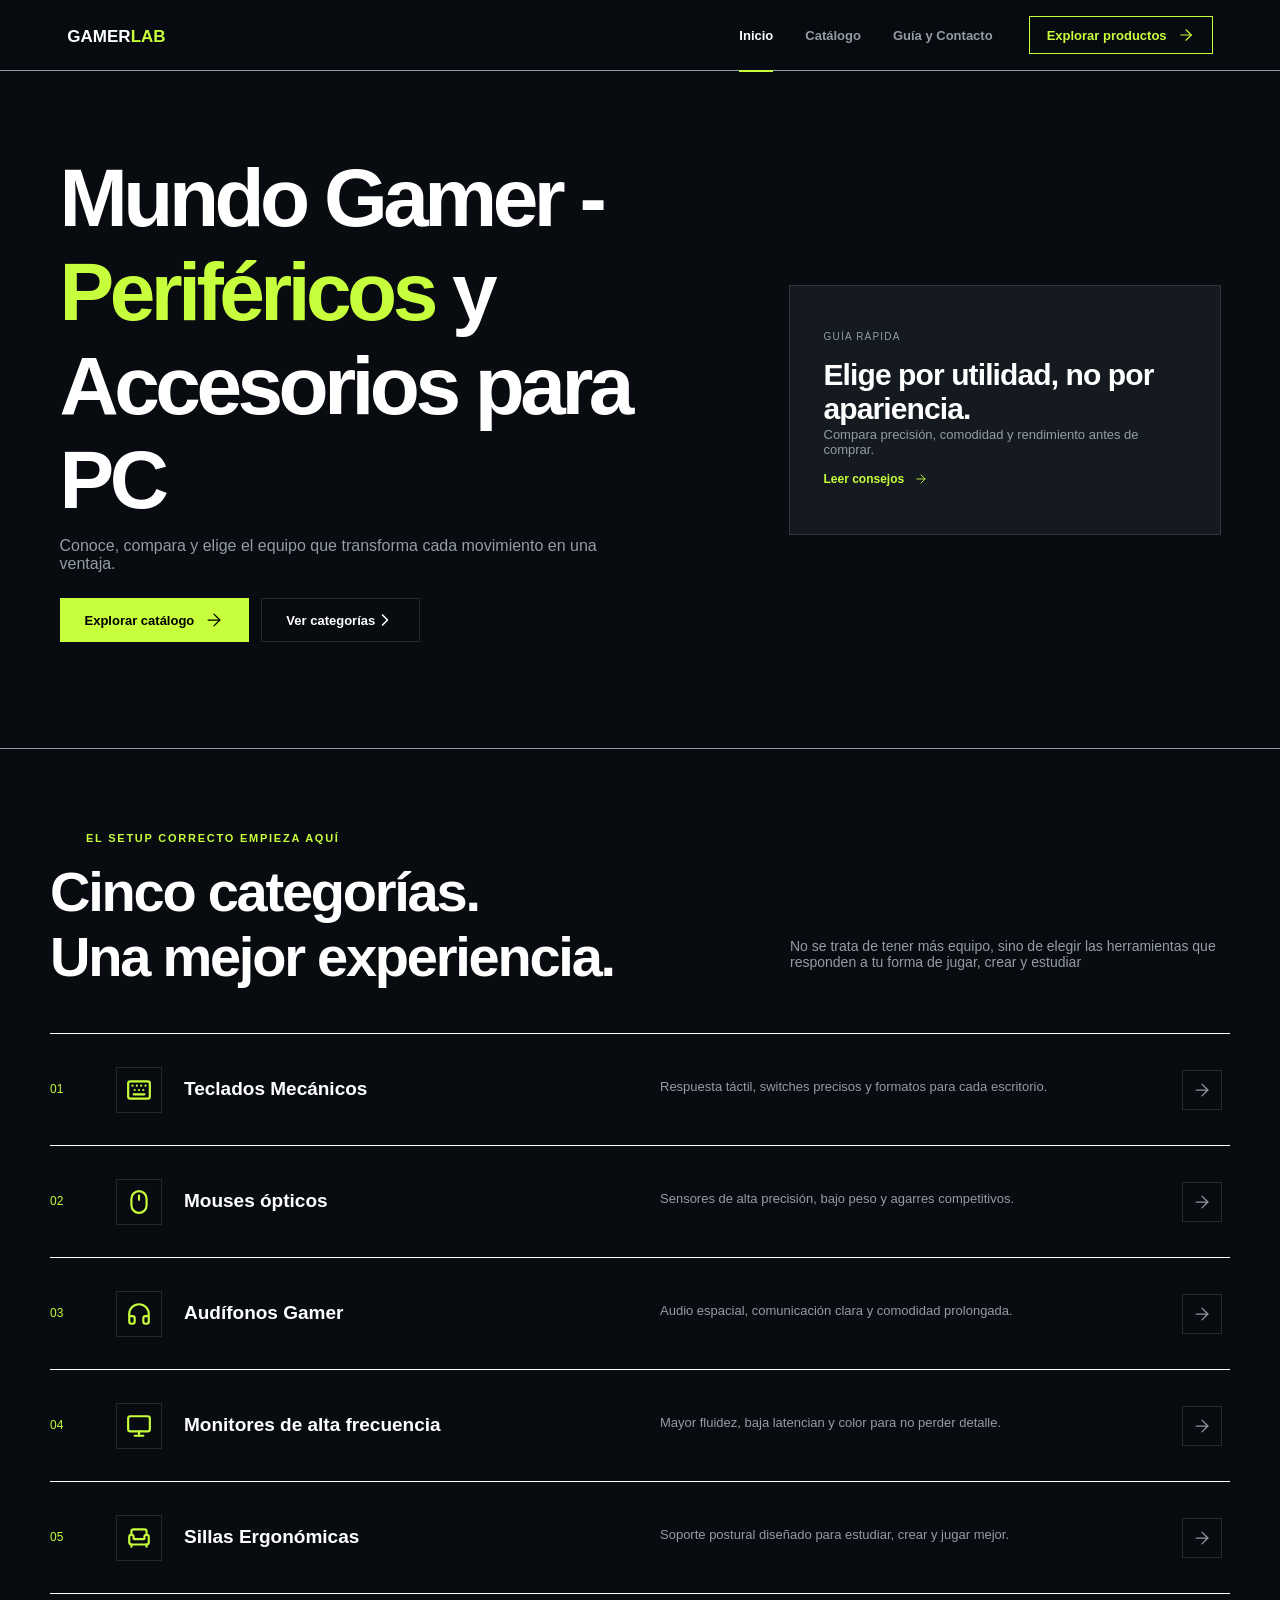
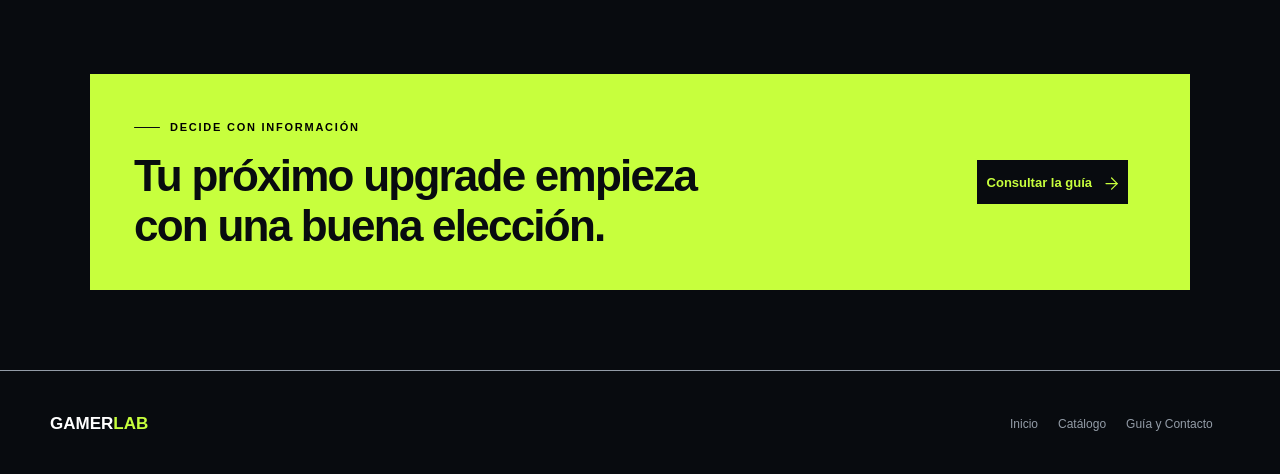
<file: index.html>
<!DOCTYPE html>
<html lang="es">
<head>
    <meta charset="UTF-8">
    <meta name="viewport" content="width=device-width, initial-scale=1.0">
    <title>Sitio de Periféricos Gamer</title>
    <link rel="preconnect" href="https://fonts.googleapis.com">
    <link rel="preconnect" href="https://fonts.gstatic.com" crossorigin>
    <link rel="stylesheet" href="css/styles.css">
</head>
<body>
    <header>
        <div class="nav-encabezado">
            <a href="index.html" class="marca">GAMER<span>LAB</span></a>
            
            <input type="checkbox" id="menuHamburguesa">
            <label for="menuHamburguesa" class="hamburguesa">
                <span></span>
                <span></span>
                <span></span>
            </label>
            
            <div class="navegacion">
                <nav>
                    <p><a href="index.html" class="active">Inicio</a></p>
                    <p><a href="catalogo.html">Catálogo</a></p>
                    <p><a href="guia-contacto.html">Guía y Contacto</a></p>
                </nav>
                <a href="catalogo.html" class="btnExplorarProductos">
                    Explorar productos
                    <svg xmlns="http://www.w3.org/2000/svg" width="18" height="18" viewBox="0 0 24 24" fill="none" stroke="currentColor" stroke-width="1.5" stroke-linecap="round" stroke-linejoin="round" class="lucide lucide-arrow-right preview-icon"><path d="M5 12h14"/><path d="m12 5 7 7-7 7"/></svg>
                </a>
            </div>
        </div>
    </header>

    <main>
        <section class="bannerPrincipal">
            <div class="bannerContenido">
                <h1>Mundo Gamer - <span>Periféricos</span> y Accesorios para PC</h1>
                <p>Conoce, compara y elige el equipo que transforma cada movimiento en una ventaja.</p>
                <div class="bannerAcciones">
                    <a href="catalogo.html" class="btnPrimario">
                        Explorar catálogo
                        <svg xmlns="http://www.w3.org/2000/svg" width="20" height="20" viewBox="0 0 24 24" fill="none" stroke="currentColor" stroke-width="1.5" stroke-linecap="round" stroke-linejoin="round" class="lucide lucide-arrow-right preview-icon"><path d="M5 12h14"/><path d="m12 5 7 7-7 7"/></svg>
                    </a>
                    <a href="#categoria" class="btnSecundario">
                        Ver categorías
                        <svg xmlns="http://www.w3.org/2000/svg" width="20" height="20" viewBox="0 0 24 24" fill="none" stroke="currentColor" stroke-width="2" stroke-linecap="round" stroke-linejoin="round" class="lucide lucide-chevron-right preview-icon"><path d="m9 18 6-6-6-6"/></svg>
                    </a>
                </div>
            </div>
            
            <aside class="bannerTarjeta">
                <span>GUÍA RÁPIDA</span>
                <h2>Elige por utilidad, no por apariencia.</h2>
                <p>Compara precisión, comodidad y rendimiento antes de comprar.</p>
                <a href="guia-contacto.html">
                    Leer consejos
                    <svg xmlns="http://www.w3.org/2000/svg" width="14" height="14" viewBox="0 0 24 24" fill="none" stroke="currentColor" stroke-width="1.5" stroke-linecap="round" stroke-linejoin="round" class="lucide lucide-arrow-right preview-icon"><path d="M5 12h14"/><path d="m12 5 7 7-7 7"/></svg>
                </a>
            </aside>
        </section>

        <section class="categoria" id="categoria">
            <div class="categoriaTitulo">
                <div>
                    <span>EL SETUP CORRECTO EMPIEZA AQUÍ</span>
                    <h2>Cinco categorías.<br>Una mejor experiencia.</h2>
                </div>
                <p>No se trata de tener más equipo, sino de elegir las herramientas que responden a tu forma de jugar, crear y estudiar</p>
            </div>

            <ol class="categoriaLista">
                <li class="categoriaFila">
                    <span class="categoriaNumero">01</span>
                    <span class="categoriaIcono">
                        <svg xmlns="http://www.w3.org/2000/svg" width="26" height="26" viewBox="0 0 24 24" fill="none" stroke="currentColor" stroke-width="2" stroke-linecap="round" stroke-linejoin="round" class="lucide lucide-keyboard preview-icon"><path d="M10 8h.01"/><path d="M12 12h.01"/><path d="M14 8h.01"/><path d="M16 12h.01"/><path d="M18 8h.01"/><path d="M6 8h.01"/><path d="M7 16h10"/><path d="M8 12h.01"/><rect width="20" height="16" x="2" y="4" rx="2"/></svg>
                    </span>
                    <h3>Teclados Mecánicos</h3>
                    <p>Respuesta táctil, switches precisos y formatos para cada escritorio.</p>
                    <a href="catalogo.html"><svg xmlns="http://www.w3.org/2000/svg" width="20" height="20" viewBox="0 0 24 24" fill="none" stroke="currentColor" stroke-width="1.5" stroke-linecap="round" stroke-linejoin="round" class="lucide lucide-arrow-right preview-icon"><path d="M5 12h14"/><path d="m12 5 7 7-7 7"/></svg></a>
                </li>

                <li class="categoriaFila">
                    <span class="categoriaNumero">02</span>
                    <span class="categoriaIcono">
                        <svg xmlns="http://www.w3.org/2000/svg" width="26" height="26" viewBox="0 0 24 24" fill="none" stroke="currentColor" stroke-width="2" stroke-linecap="round" stroke-linejoin="round" class="lucide lucide-mouse preview-icon"><rect x="5" y="2" width="14" height="20" rx="7"/><path d="M12 6v4"/></svg>
                    </span>
                    <h3>Mouses ópticos</h3>
                    <p>Sensores de alta precisión, bajo peso y agarres competitivos.</p>
                    <a href="catalogo.html"><svg xmlns="http://www.w3.org/2000/svg" width="20" height="20" viewBox="0 0 24 24" fill="none" stroke="currentColor" stroke-width="1.5" stroke-linecap="round" stroke-linejoin="round" class="lucide lucide-arrow-right preview-icon"><path d="M5 12h14"/><path d="m12 5 7 7-7 7"/></svg></a>
                </li>

                <li class="categoriaFila">
                    <span class="categoriaNumero">03</span>
                    <span class="categoriaIcono">
                        <svg xmlns="http://www.w3.org/2000/svg" width="26" height="26" viewBox="0 0 24 24" fill="none" stroke="currentColor" stroke-width="2" stroke-linecap="round" stroke-linejoin="round" class="lucide lucide-headphones preview-icon"><path d="M3 14h3a2 2 0 0 1 2 2v3a2 2 0 0 1-2 2H5a2 2 0 0 1-2-2v-7a9 9 0 0 1 18 0v7a2 2 0 0 1-2 2h-1a2 2 0 0 1-2-2v-3a2 2 0 0 1 2-2h3"/></svg>
                    </span>
                    <h3>Audífonos Gamer</h3>
                    <p>Audio espacial, comunicación clara y comodidad prolongada.</p>
                    <a href="catalogo.html"><svg xmlns="http://www.w3.org/2000/svg" width="20" height="20" viewBox="0 0 24 24" fill="none" stroke="currentColor" stroke-width="1.5" stroke-linecap="round" stroke-linejoin="round" class="lucide lucide-arrow-right preview-icon"><path d="M5 12h14"/><path d="m12 5 7 7-7 7"/></svg></a>
                </li>

                <li class="categoriaFila">
                    <span class="categoriaNumero">04</span>
                    <span class="categoriaIcono">
                        <svg xmlns="http://www.w3.org/2000/svg" width="26" height="26" viewBox="0 0 24 24" fill="none" stroke="currentColor" stroke-width="2" stroke-linecap="round" stroke-linejoin="round" class="lucide lucide-monitor preview-icon"><rect width="20" height="14" x="2" y="3" rx="2"/><line x1="8" x2="16" y1="21" y2="21"/><line x1="12" x2="12" y1="17" y2="21"/></svg>
                    </span>
                    <h3>Monitores de alta frecuencia</h3>
                    <p>Mayor fluidez, baja latencian y color para no perder detalle.</p>
                    <a href="catalogo.html"><svg xmlns="http://www.w3.org/2000/svg" width="20" height="20" viewBox="0 0 24 24" fill="none" stroke="currentColor" stroke-width="1.5" stroke-linecap="round" stroke-linejoin="round" class="lucide lucide-arrow-right preview-icon"><path d="M5 12h14"/><path d="m12 5 7 7-7 7"/></svg></a>
                </li>

                <li class="categoriaFila">
                    <span class="categoriaNumero">05</span>
                    <span class="categoriaIcono">
                        <svg xmlns="http://www.w3.org/2000/svg" width="26" height="26" viewBox="0 0 24 24" fill="none" stroke="currentColor" stroke-width="2" stroke-linecap="round" stroke-linejoin="round" class="lucide lucide-armchair preview-icon"><path d="M19 9V6a2 2 0 0 0-2-2H7a2 2 0 0 0-2 2v3"/><path d="M3 16a2 2 0 0 0 2 2h14a2 2 0 0 0 2-2v-5a2 2 0 0 0-4 0v1.5a.5.5 0 0 1-.5.5h-9a.5.5 0 0 1-.5-.5V11a2 2 0 0 0-4 0z"/><path d="M5 18v2"/><path d="M19 18v2"/></svg>
                    </span>
                    <h3>Sillas Ergonómicas</h3>
                    <p>Soporte postural diseñado para estudiar, crear y jugar mejor.</p>
                    <a href="catalogo.html"><svg xmlns="http://www.w3.org/2000/svg" width="20" height="20" viewBox="0 0 24 24" fill="none" stroke="currentColor" stroke-width="1.5" stroke-linecap="round" stroke-linejoin="round" class="lucide lucide-arrow-right preview-icon"><path d="M5 12h14"/><path d="m12 5 7 7-7 7"/></svg></a>
                </li>
            </ol>
        </section>

        <section class="bandaAccion">
            <div>
                <span>DECIDE CON INFORMACIÓN</span>
                <h2>Tu próximo upgrade empieza con una buena elección.</h2>
            </div>
            <a href="guia-contacto.html">
                Consultar la guía
                <svg xmlns="http://www.w3.org/2000/svg" width="16" height="16" viewBox="0 0 20 20" fill="none" stroke="currentColor" stroke-width="1.5" stroke-linecap="round" stroke-linejoin="round" class="lucide lucide-arrow-right preview-icon"><path d="M5 12h14"/><path d="m12 5 7 7-7 7"/></svg>
            </a>
        </section>
    </main>

    <footer>
        <div class="footerContenido">
            <a href="index.html" class="marca">GAMER<span>LAB</span></a>
            <nav>
                <p><a href="index.html" class="active">Inicio</a></p>
                <p><a href="catalogo.html">Catálogo</a></p>
                <p><a href="guia-contacto.html">Guía y Contacto</a></p>
            </nav>
        </div>
    </footer>
</body>
</html>
</file>
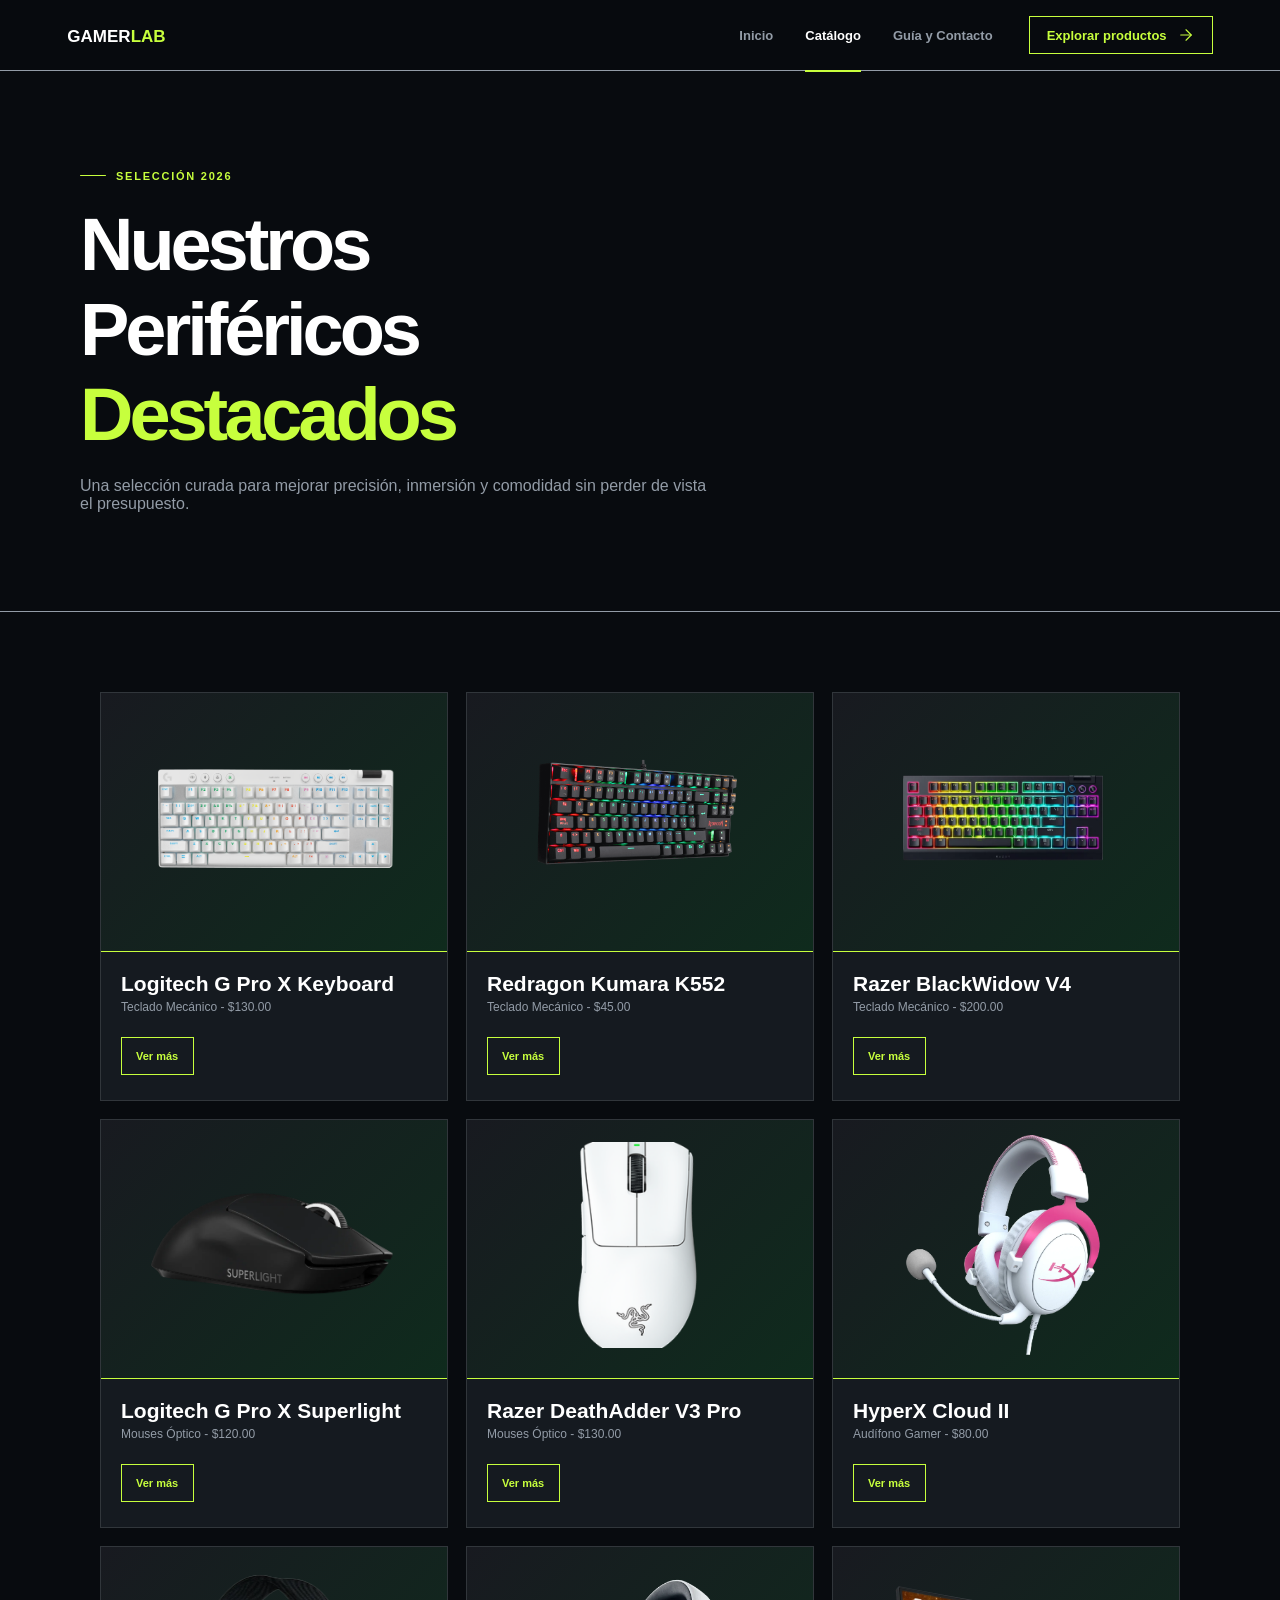
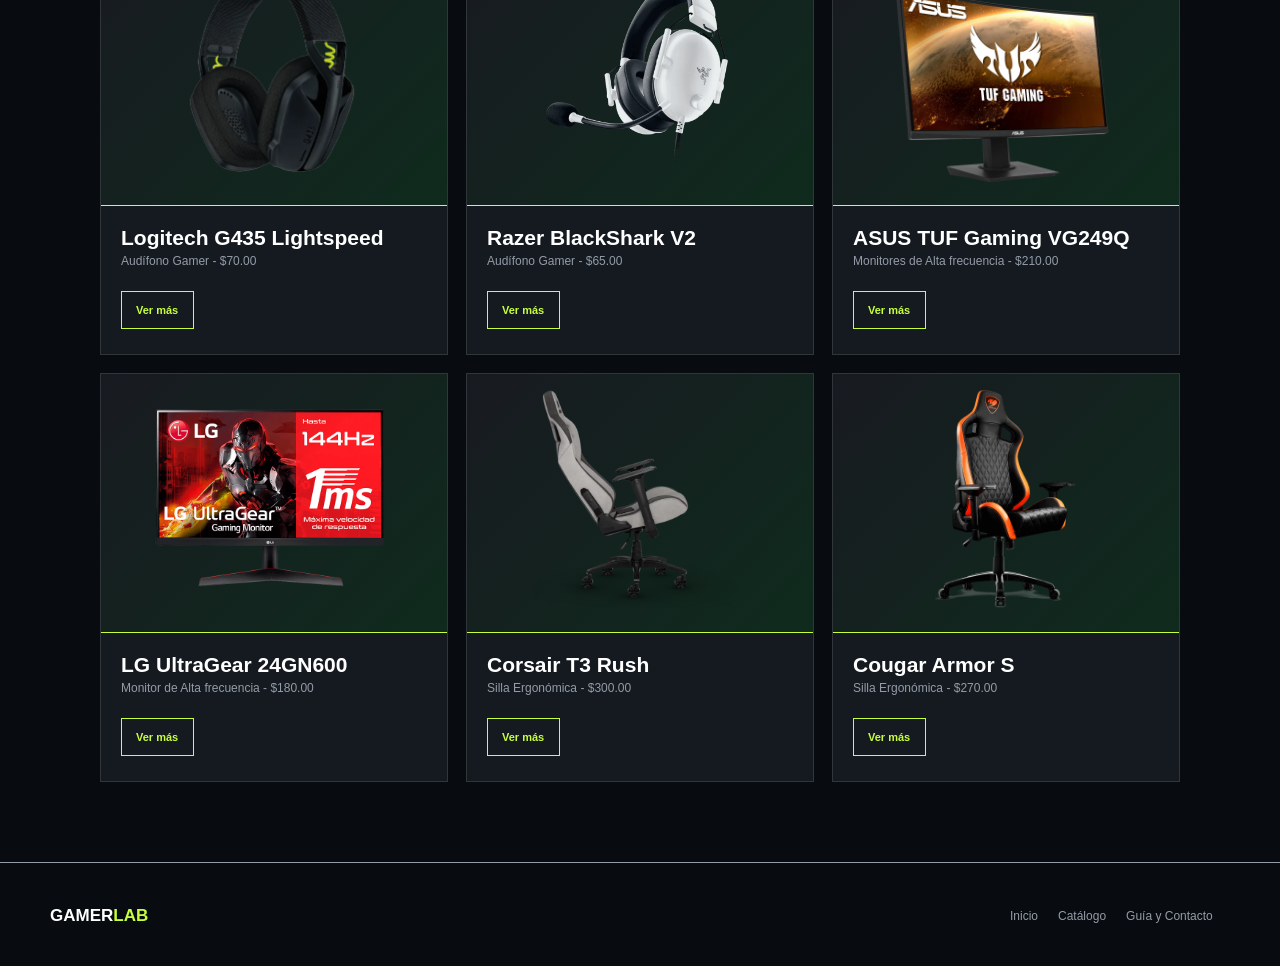
<file: catalogo.html>
<!DOCTYPE html>
<html lang="en">
<head>
    <meta charset="UTF-8">
    <meta name="viewport" content="width=device-width, initial-scale=1.0">
    <title>Sitio de Periféricos Gamer</title>
    <link rel="preconnect" href="https://fonts.googleapis.com">
    <link rel="preconnect" href="https://fonts.gstatic.com" crossorigin>
    <link rel="stylesheet" href="css/styles.css">

    <style>
        .heroCatalogo{
            width: 100%;
            display: flex;
            justify-content: center;
            border-bottom: 1px solid var(--colorGris);
        }

        .heroCatalogo > div{
            width: 1339px;
            height: 540px;
            padding: 0 80px;
            display: flex;
            align-items: center;
        }

        .heroCatalogoContenedor{
            width: 642px;
            height: auto;
            display: flex;
            flex-direction: column;
            gap: 20px;
        }

        .heroCatalogoContenedor span{
            width: auto;
            height: auto;
            display: flex;
            align-items: center;
            gap: 10px;
            font-family: var(--fuenteSecundaria);
            font-weight: 600;
            font-size: 11px;
            letter-spacing: 1.76px;
            color: var(--colorLima);
        }

        .heroCatalogoContenedor > span::before{
            content: "";
            display: inline-block;
            width: 26px;
            height: 1px;
            background-color: var(--colorLima);
            border-radius: 2px;
        }

        .heroCatalogoContenedor > h1,
        .heroCatalogoContenedor > h1 > span{
            /* width: 650px; */
            width: 100%;
            height: auto;
            font-family: var(--fuenteBase);
            font-weight: 600;
            font-size: 74px;
            letter-spacing: -4.06px;
            color: var(--colorBlanco);
        }

        .heroCatalogoContenedor p{
            width: 100%;
            height: auto;
            font-family: var(--fuenteSecundaria);
            font-weight: 400;
            font-size: 16px;
            color: var(--colorGris);
        }

        .catalogo{
            width: 100%;
            display: flex;
            justify-content: center;
            margin-bottom: 80px;
            margin-top: 80px;
        }

        .catalogoGrid{
            display: grid;
            grid-template-columns: repeat(3, 1fr);
            column-gap: 18px;
            row-gap: 18px;
        }

        .catalogoTarjetas{
            width: 348px;
            height: 409px;
            background-color: var(--colorGrizAzulado);
            border: 1px solid color-mix(in srgb, var(--colorBlanco) 12%, transparent);
        }

        .catalogoTarjetas:hover{
            border: 1px solid var(--colorLima);
        }

        .contenedorImagen{
            width: 100%;
            height: 259px;
            background: linear-gradient(135deg, #181a20 0%, #0f2b1d 100%);
            border-bottom: 1px solid var(--colorLima);
            overflow: hidden;
        }

        .contenedorImagen > img{
            width: 340px;
            height: 250px;
            object-fit: contain;
            object-position: center;
            padding: 15px;
            transition: transform 0.3s ease;
        }

        .catalogoTarjetas:hover img{
            transform: scale(1.10);
        }

        .contenedorTexto{
            width: 100%;
            height: 148px;
            padding: 20px;
            display: flex;
            flex-direction: column;
        }

        .contenedorTexto h2{
            width: 100%;
            height: 28px;
            font-family: var(--fuenteBase);
            font-weight: 600;
            font-size: 21px;
            color: var(--colorBlanco);
        }

        .contenedorTexto p{
            width: 100%;
            height: 19px;
            font-family: var(--fuenteSecundaria);
            font-weight: 400;
            font-size: 12px;
            color: var(--colorGris);
        }

        .contenedorTexto a{
            width: 73px;
            height: 38px;
            padding: 9px 14px;
            margin-top: 18px;
            font-family: var(--fuenteSecundaria);
            font-weight: 600;
            font-size: 11px;
            color: var(--colorLima);
            border: 1px solid var(--colorLima);
            background-color: transparent;
            cursor: pointer;
            display: flex;
            align-items: center;
            text-decoration: none;
        }

        .contenedorTexto a:hover{
            background-color: var(--colorLima);
            color: #000000;
        }


        @media (max-width: 768px){
            .heroCatalogo > div{
                width: 751px;
                padding: 0 20px;
            }

            .heroCatalogoContenedor{
                width: 580px;
            }

            .heroCatalogoContenedor > h1,
            .heroCatalogoContenedor > h1 > span{
                font-size: 55px;
                letter-spacing: -2.68px;
            }

            .catalogoGrid{
                grid-template-columns: repeat(2, 1fr);
            }
        }

        @media (max-width: 425px) {
            .heroCatalogo > div{
                width: 377px;
                padding: 0 15px;
            }

            .heroCatalogoContenedor{
                width: 347px;
            }

            .catalogoGrid{
                grid-template-columns: repeat(1, 1fr);
            }
        }

    </style>
</head>
<body>
    <header>
        <div class="nav-encabezado">
            <a href="index.html" class="marca">GAMER<span>LAB</span></a>
            
            <input type="checkbox" id="menuHamburguesa">
            <label for="menuHamburguesa" class="hamburguesa">
                <span></span>
                <span></span>
                <span></span>
            </label>
            
            <div class="navegacion">
                <nav>
                    <p><a href="index.html">Inicio</a></p>
                    <p><a href="catalogo.html" class="active">Catálogo</a></p>
                    <p><a href="guia-contacto.html">Guía y Contacto</a></p>
                </nav>
                <a href="catalogo.html" class="btnExplorarProductos">
                    Explorar productos
                    <svg xmlns="http://www.w3.org/2000/svg" width="18" height="18" viewBox="0 0 24 24" fill="none" stroke="currentColor" stroke-width="1.5" stroke-linecap="round" stroke-linejoin="round" class="lucide lucide-arrow-right preview-icon"><path d="M5 12h14"/><path d="m12 5 7 7-7 7"/></svg>
                </a>
            </div>
        </div>
    </header>
    
    <main>
        <section class="heroCatalogo">
            <div>
                <div class="heroCatalogoContenedor">
                    <span>SELECCIÓN 2026</span>
                    <h1>Nuestros Periféricos<span style="color: var(--colorLima);">Destacados</span></h1>
                    <p>Una selección curada para mejorar precisión, inmersión y comodidad sin perder de vista el presupuesto.</p>
                </div>
            </div>
        </section>

        <div class="catalogo">
            <div class="catalogoGrid">
                <article class="catalogoTarjetas">
                    <div class="contenedorImagen">
                        <img src="img/Logitech-G-Pro-X-Keyboard.png" alt="Logitech G Pro X Keyboard">
                    </div>
                    <div class="contenedorTexto">
                        <h2>Logitech G Pro X Keyboard</h2>
                        <p>Teclado Mecánico - $130.00</p>
                        <a href="https://www.logitechg.com/es-mx/shop/p/pro-x-tkl-wireless-keyboard.920-012127?sp=2&searchclick=Logitech%20G" target="_blank" rel="noopener noreferrer">Ver más</a>
                    </div>
                </article>

                <article class="catalogoTarjetas">
                    <div class="contenedorImagen">
                        <img src="img/Redragon-Kumara-K552.png" alt="Redragon Kumara K552">
                    </div>
                    <div class="contenedorTexto">
                        <h2>Redragon Kumara K552</h2>
                        <p>Teclado Mecánico - $45.00</p>
                        <a href="https://redragon.es/products/best-seller/teclado-mecanico-tkl-kumara-k552/" target="_blank" rel="noopener noreferrer">Ver más</a>
                    </div>
                </article>

                <article class="catalogoTarjetas">
                    <div class="contenedorImagen">
                        <img src="img/Razer-BlackWidow-V4.webp" alt="Razer BlackWidow V4">
                    </div>
                    <div class="contenedorTexto">
                        <h2>Razer BlackWidow V4</h2>
                        <p>Teclado Mecánico - $200.00</p>
                        <a href="https://www.razer.com/gaming-keyboards/razer-blackwidow-v4-low-profile-hyperspeed/RZ03-05450600-R3U1" target="_blank" rel="noopener noreferrer">Ver más</a>
                    </div>
                </article>

                <article class="catalogoTarjetas">
                    <div class="contenedorImagen">
                        <img src="img/Logitech-G-Pro-X-Superlight.webp" alt="Logitech G Pro X Superlight">
                    </div>
                    <div class="contenedorTexto">
                        <h2>Logitech G Pro X Superlight</h2>
                        <p>Mouses Óptico - $120.00</p>
                        <a href="https://www.logitechg.com/es-mx/shop/p/pro-x-superlight-2-dex-se.910-007832?sp=2&searchclick=Logitech%20G" target="_blank" rel="noopener noreferrer">Ver más</a>
                    </div>
                </article>

                <article class="catalogoTarjetas">
                    <div class="contenedorImagen">
                        <img src="img/Razer-DeathAdder-V3-Pro.png" alt="Razer DeathAdder V3 Pro">
                    </div>
                    <div class="contenedorTexto">
                        <h2>Razer DeathAdder V3 Pro</h2>
                        <p>Mouses Óptico - $130.00</p>
                        <a href="https://www.razer.com/gaming-mice/razer-deathadder-v3-pro/RZHB-230512-01" target="_blank" rel="noopener noreferrer">Ver más</a>
                    </div>
                </article>

                <article class="catalogoTarjetas">
                    <div class="contenedorImagen">
                        <img src="img/HyperX-Cloud-II.webp" alt="HyperX Cloud II">
                    </div>
                    <div class="contenedorTexto">
                        <h2>HyperX Cloud II</h2>
                        <p>Audífono Gamer - $80.00</p>
                        <a href="https://hyperx.com/products/hyperx-cloud-ii?_pos=1&_sid=835459e98&_ss=r" target="_blank" rel="noopener noreferrer">Ver más</a>
                    </div>
                </article>

                <article class="catalogoTarjetas">
                    <div class="contenedorImagen">
                        <img src="img/Logitech-G435-Lightspeed.png" alt="Logitech G435 Lightspeed">
                    </div>
                    <div class="contenedorTexto">
                        <h2>Logitech G435 Lightspeed</h2>
                        <p>Audífono Gamer - $70.00</p>
                        <a href="https://www.logitechg.com/es-ar/shop/p/g435-wireless-bluetooth-gaming-headset.981-001049" target="_blank" rel="noopener noreferrer">Ver más</a>
                    </div>
                </article>

                <article class="catalogoTarjetas">
                    <div class="contenedorImagen">
                        <img src="img/Razer-BlackShark-V2.webp" alt="Razer BlackShark V2">
                    </div>
                    <div class="contenedorTexto">
                        <h2>Razer BlackShark V2</h2>
                        <p>Audífono Gamer - $65.00</p>
                        <a href="https://www.razer.com/gaming-headsets/razer-blackshark-v2-x/RZ04-03240700-R3U1" target="_blank" rel="noopener noreferrer">Ver más</a>
                    </div>
                </article>

                <article class="catalogoTarjetas">
                    <div class="contenedorImagen">
                        <img src="img/ASUS-TUF-Gaming-VG249Q.png" alt="ASUS TUF Gaming VG249Q">
                    </div>
                    <div class="contenedorTexto">
                        <h2>ASUS TUF Gaming VG249Q</h2>
                        <p>Monitores de Alta frecuencia - $210.00</p>
                        <a href="https://www.asus.com/displays-desktops/monitors/tuf-gaming/tuf-gaming-vg249q/" target="_blank" rel="noopener noreferrer">Ver más</a>
                    </div>
                </article>

                <article class="catalogoTarjetas">
                    <div class="contenedorImagen">
                        <img src="img/LG-UltraGear-24GN600.png" alt="LG UltraGear 24GN600">
                    </div>
                    <div class="contenedorTexto">
                        <h2>LG UltraGear 24GN600</h2>
                        <p>Monitor de Alta frecuencia - $180.00</p>
                        <a href="https://www.lg.com/es/monitores/monitores-ultragear-gaming/24gn60r-b/" target="_blank" rel="noopener noreferrer">Ver más</a>
                    </div>
                </article>

                <article class="catalogoTarjetas">
                    <div class="contenedorImagen">
                        <img src="img/Corsair-T3-Rush.webp" alt="Corsair T3 Rush">
                    </div>
                    <div class="contenedorTexto">
                        <h2>Corsair T3 Rush</h2>
                        <p>Silla Ergonómica - $300.00</p>
                        <a href="https://www.corsair.com/es/es/p/gaming-chairs/cf-9010029-ww/t3-rush-gaming-chair-charcoal-cf-9010029-ww" target="_blank" rel="noopener noreferrer">Ver más</a>
                    </div>
                </article>

                <article class="catalogoTarjetas">
                    <div class="contenedorImagen">
                        <img src="img/Cougar-Armor-S.png" alt="Cougar Armor S">
                    </div>
                    <div class="contenedorTexto">
                        <h2>Cougar Armor S</h2>
                        <p>Silla Ergonómica - $270.00</p>
                        <a href="https://cougargaming.com/ee/products/chairs/armor_s/" target="_blank" rel="noopener noreferrer">Ver más</a>
                    </div>
                </article>
            </div>
        </div>
    </main>

    <footer>
        <div class="footerContenido">
            <a href="index.html" class="marca">GAMER<span>LAB</span></a>
            <nav>
                <p><a href="index.html" class="active">Inicio</a></p>
                <p><a href="catalogo.html">Catálogo</a></p>
                <p><a href="guia-contacto.html">Guía y Contacto</a></p>
            </nav>
        </div>
    </footer>
</body>
</html>
</file>
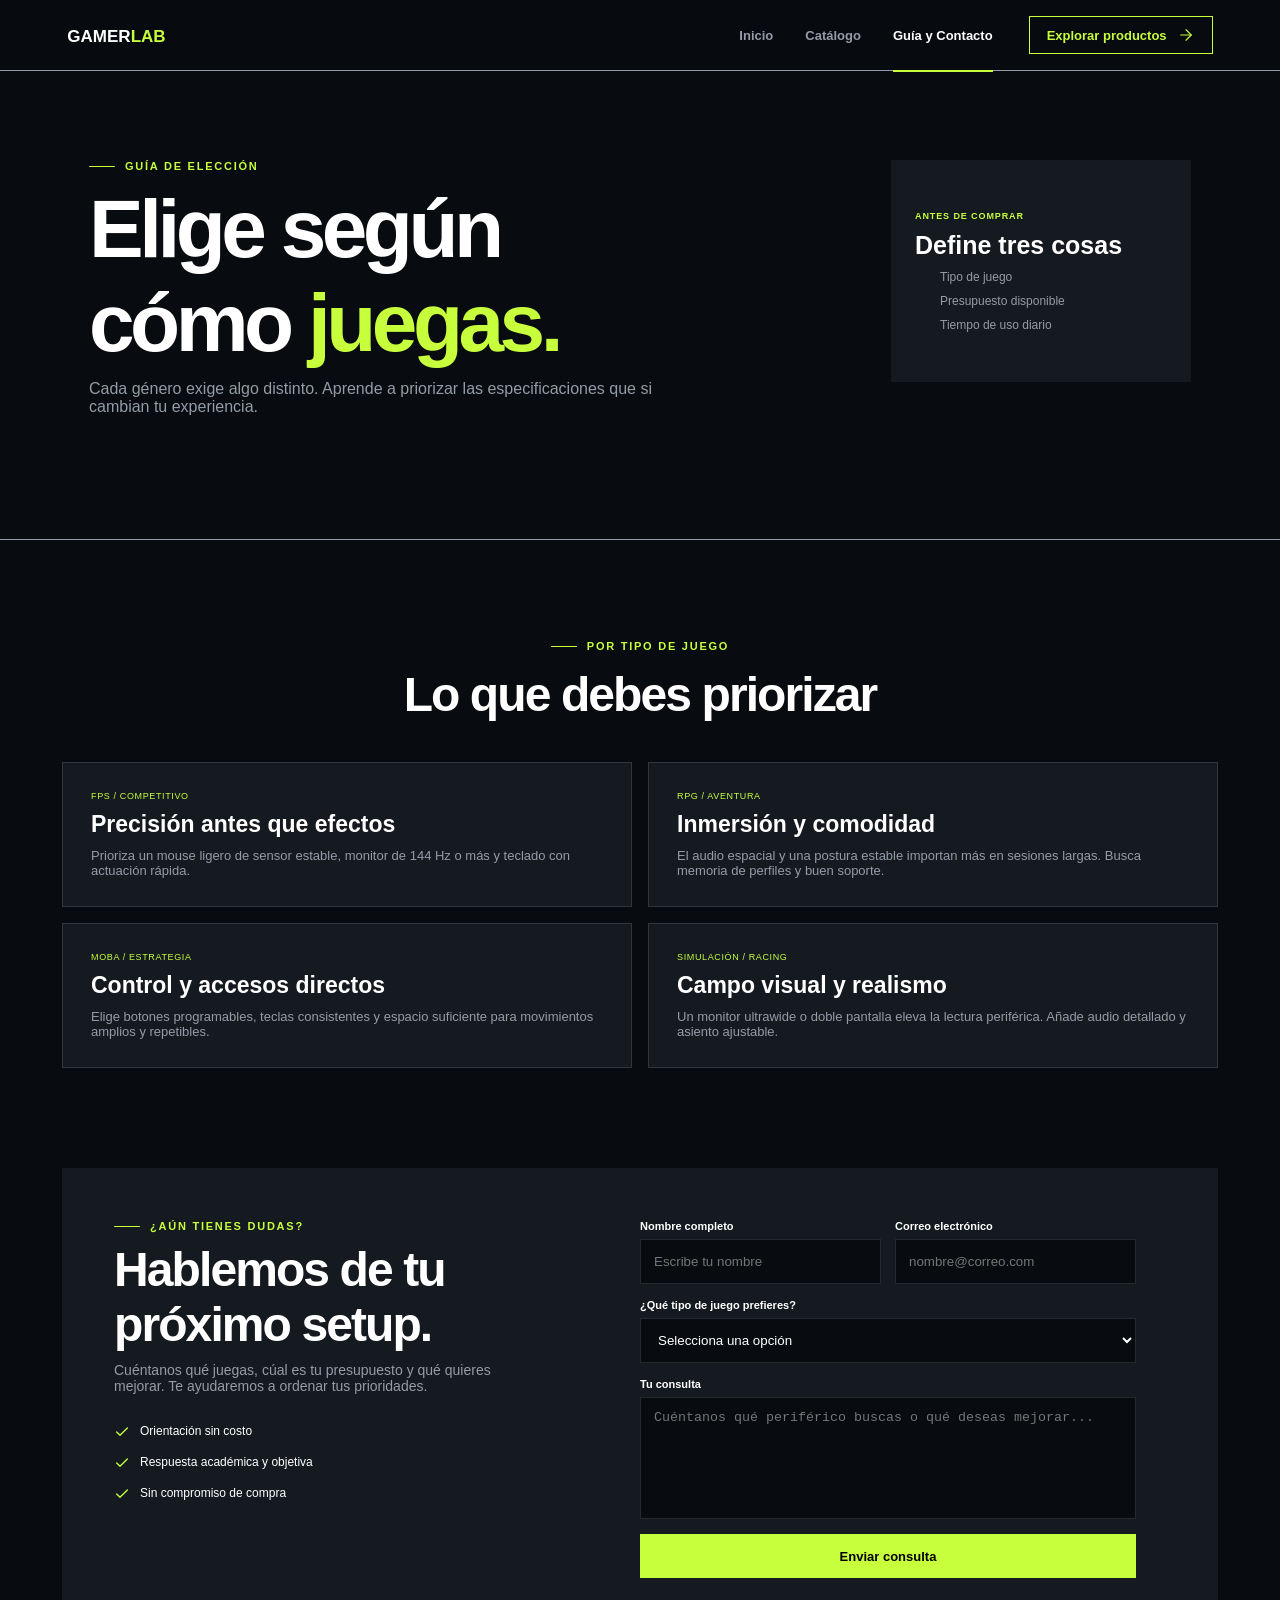
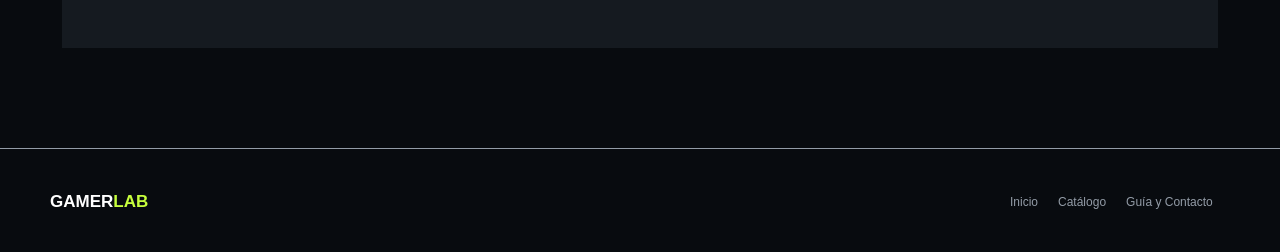
<file: guia-contacto.html>
<!DOCTYPE html>
<html lang="es">
<head>
    <meta charset="UTF-8">
    <meta name="viewport" content="width=device-width, initial-scale=1.0">
    <title>Sitio de Periféricos Gamer</title>
    <link rel="preconnect" href="https://fonts.googleapis.com">
    <link rel="preconnect" href="https://fonts.gstatic.com" crossorigin>
    <link rel="stylesheet" href="css/styles.css">

    <style>
        .heroGuia{
            width: 100%;
            display: flex;
            justify-content: center;
            border-bottom: 1px solid var(--colorGris);
        }

        .heroGuia > div {
            width: 1339px;
            height: 468px;
            padding: 89px 89px;
            display: flex;
            justify-content: space-between;
        }

        .heroContenido{
            width: 580px;
            height: auto;
            display: flex;
            flex-direction: column;
            gap: 10px;
        }

        .heroContenido > span::before{
            content: "";
            display: inline-block;
            width: 26px;
            height: 1px;
            background-color: var(--colorLima);
            border-radius: 2px;
        }

        .heroContenido > span{
            width: 100%;
            height: auto;
            display: flex;
            gap: 10px;
            align-items: center;
            font-weight: 600; 
            font-size: 11px; 
            letter-spacing: 1.76px;
        }

        .heroContenido > h1{
            width: 100%;
            height: auto;
            font-weight: 600; 
            font-size: 82px; 
            letter-spacing: -4.51px;
        }

        .heroContenido > p{
            width: 100%;
            height: auto;
            font-weight: 400; 
            font-size: 16px;
        }

        .heroGuiaVisual{
            width: 300px;
            height: 222px;
            padding: 24px;
            background-color: var(--colorGrizAzulado);
            display: flex;
            flex-direction: column;
            justify-content: center;
            gap: 10px;
        }

        .heroGuiaVisual span{
            width: auto;
            height: auto;
            font-weight: 600; 
            font-size: 9px; 
            letter-spacing: 0.9px;
        }

        .heroGuiaVisual h2{
            width: 100%;
            height: auto;
            font-weight: 600; 
            font-size: 25px;
        }

        .heroGuiaVisual ol{
            width: 250px;
            height: auto;
            padding-left: 25px;
            list-style-type: none;
            display: flex;
            flex-direction: column;
            gap: 10px;
            font-weight: 400; 
            font-size: 12px;
        }

        .seccionGuia{
            display: flex;
            justify-content: center;
        }

        .seccionGuia > div{
            width: 1156px;
            height: auto;
            padding: 100px 0;
            display: flex;
            flex-direction: column;
            gap: 40px;
        }

        .seccionGuiaEncabezado{
            width: 100%;
            height: auto;
            display: flex;
            flex-direction: column;
            gap: 15px;
        }

        .seccionGuiaEncabezado span{
            width: 100%;
            height: auto;
            font-weight: 600;
            font-size: 11px;
            letter-spacing: 1.76px;
            display: flex;
            align-items: center;
            justify-content: center;
            gap: 10px;
        }

        .seccionGuiaEncabezado > span::before{
            content: "";
            display: inline-block;
            width: 26px;
            height: 1px;
            background-color: var(--colorLima);
            border-radius: 2px;
        }

        .seccionGuiaEncabezado h2{
            width: 100%;
            height: auto;
            font-weight: 600;
            font-size: 48px;
            letter-spacing: -1.91px;
            display: flex;
            justify-content: center;
        }

        .seccionGuiaCategorias{
            display: grid;
            grid-template-columns: 1fr 1fr;
            row-gap: 16px;
            column-gap: 16px;
        }

        .seccionGuiaCategorias article{
            display: flex;
            flex-direction: column;
            gap: 10px;
            
        }

        .seccionContacto{
            display: flex;
            justify-content: center;
        }

        .seccionContacto > div{
            width: 1156px;
            height: 480px;
            padding: 52px;
            background-color: var(--colorGrizAzulado);
            display: grid;
            grid-template-columns: repeat(2, 1fr);
        }

        .seccionContactoGuia{
            width: 406px;
            height: 374px;
            display: flex; 
            flex-direction: column; 
            gap: 10px;
        }

        .seccionContactoGuia > span{
            width: 100%;
            height: auto;
            display: flex;
            gap: 10px;
            align-items: center;
            font-weight: 600; 
            font-size: 11px; 
            letter-spacing: 1.76px;
        }

        .seccionContactoGuia > span::before{
            content: "";
            display: inline-block;
            width: 26px;
            height: 1px;
            background-color: var(--colorLima);
            border-radius: 2px;
        }

        .seccionContactoGuia > h2{
            width: 100%;
            height: auto;
            font-weight: 600;
            font-size: 48px;
            letter-spacing: -1.91px;
        }

        .seccionContactoGuia > p{
            width: 100%;
            height: auto;
            font-weight: 400;
            font-size: 14px;
        }

        .formulario{
            width: 496px;
            height: 374px;
            display: flex;
            flex-direction: column;
            gap: 15px;
        }

        .formularioNombreCorreo{
            display: flex; 
            width: 100%; 
            gap: 14px;
        }

        .formularioNombreCorreo div{
            display: flex; 
            flex-direction: column; 
            gap: 7px; 
            width: 50%;
        }

        .formulario label{
            font-family: var(--fuenteSecundaria);
            font-weight: 600;
            font-size: 11px;
            color: var(--colorBlanco);
        }

        .formulario input,
        .formulario select,
        .formulario textarea{
            width: 100%;
            height: 45px;
            resize: none;
            padding: 12px 13px;
            background-color: var(--fondo);
            color: var(--colorGris);
            border: 1px solid color-mix(in srgb, var(--colorBlanco) 12%, transparent);
        }

        .formulario textarea{
            height: 122px;
        }
        
        .formulario input:focus,
        .formulario select:focus,
        .formulario textarea:focus{
            color: var(--colorBlanco);
            border-color: var(--colorLima);
            outline: none;
        }

        .formulario input:not(:placeholder-shown),
        .formulario select:not(:placeholder-shown),
        .formulario textarea:not(:placeholder-shown){
            color: var(--colorBlanco);
        }

        .formulario button{
            width: 100%;
            height: 44px;
            padding: 0px 18px;
            font-weight: 600;
            font-size: 13px;
            cursor: pointer;
            transition: transform 0.5s ease;
        }

        .formulario button:hover{
            transform: translateY(-5px)
        }

        /*RESPONSIVE*/
        @media (max-width: 768px){
            .heroGuia > div{
                width: 753px;
                height: auto;
                padding: 70px 20px;
            }

            .heroContenido{
                width: 349px;
                height: auto;
            }

            .heroContenido h1{
                font-size: 52px;
                letter-spacing: -2.86px;
            }

            .seccionGuia > div{
                width: 711px;
                height: auto;
            }

            .seccionGuiaEncabezado h2{
                font-size: 34px;
                letter-spacing: -1.36px;
            }

            .seccionContacto > div{
                width: 711px;
                height: 452px;
                padding: 38px;
            }

            .seccionContactoGuia{
                width: 267px;
                height: 374px;
            }

            .seccionContactoGuia > h2{
                font-size: 34px;
                letter-spacing: -1.36px;
            }

            .formulario{
                width: 326px;
            }
        }

        @media (max-width: 425px){
            .heroGuia > div{
                width: 379px;
                height: auto;
                padding: 90px 15px;
                flex-direction: column;
                gap: 74px;
            }

            .heroContenido{
                width: 348px;
                height: auto;
            }

            .heroContenido h1{
                font-size: 55px;
                letter-spacing: -3.03px;
            }

            .heroGuiaVisual{
                width: 348px;
            }

            .seccionGuia > div{
                width: 347px;
                height: auto;
                padding: 74px 0;
            }

            .seccionGuiaCategorias{
                display: flex;
                flex-direction: column;  
            }

            .seccionContacto > div{
                width: 347px;
                height: 851px;
                padding: 28px 20px;
                display: flex;
                flex-direction: column;
                gap: 40px;
            }

            .seccionContactoGuia{
                width: 304px;
                height: 295px;
            }

            .formulario{
                width: 304px;
                height: 458px;
            }

            .formularioNombreCorreo{
                flex-direction: column;
            }

            .formularioNombreCorreo div{
                width: 100%;
            }
        }        

    </style>
</head>
<body>
    <header>
        <div class="nav-encabezado">
            <a href="index.html" class="marca">GAMER<span>LAB</span></a>
            
            <input type="checkbox" id="menuHamburguesa">
            <label for="menuHamburguesa" class="hamburguesa">
                <span></span>
                <span></span>
                <span></span>
            </label>
            
            <div class="navegacion">
                <nav>
                    <p><a href="index.html">Inicio</a></p>
                    <p><a href="catalogo.html">Catálogo</a></p>
                    <p><a href="guia-contacto.html" class="active">Guía y Contacto</a></p>
                </nav>
                <a href="catalogo.html" class="btnExplorarProductos">
                    Explorar productos
                    <svg xmlns="http://www.w3.org/2000/svg" width="18" height="18" viewBox="0 0 24 24" fill="none" stroke="currentColor" stroke-width="1.5" stroke-linecap="round" stroke-linejoin="round" class="lucide lucide-arrow-right preview-icon"><path d="M5 12h14"/><path d="m12 5 7 7-7 7"/></svg>
                </a>
            </div>
        </div>
    </header>

    <main style="width: 100%; height: auto; margin-bottom: 100px;">
        <section class="heroGuia">
            <div>
                <div class="heroContenido">
                    <span style="font-family: var(--fuenteSecundaria); color: var(--colorLima)">GUÍA DE ELECCIÓN</span>
                    <h1 style="font-family: var(--fuenteBase); color: var(--colorBlanco);">Elige según cómo <span style="color: var(--colorLima);">juegas.</span></h1>
                    <p style="font-family:  var(--fuenteSecundaria); color: var(--colorGris);">Cada género exige algo distinto. Aprende a priorizar las especificaciones que si cambian tu experiencia.</p>
                </div>
    
                <aside class="heroGuiaVisual">
                    <span style="font-family: var(--fuenteSecundaria); color: var(--colorLima);">ANTES DE COMPRAR</span>
                    <h2 style="font-family: var(--fuenteBase); color: var(--colorBlanco);">Define tres cosas</h2>
                    <ol>
                        <li style="font-family: var(--fuenteSecundaria); color: var(--colorGris);">Tipo de juego</li>
                        <li style="font-family: var(--fuenteSecundaria); color: var(--colorGris);">Presupuesto disponible</li>
                        <li style="font-family: var(--fuenteSecundaria); color: var(--colorGris);">Tiempo de uso diario</li>
                    </ol>
                </aside>
            </div>
        </section>

        <section class="seccionGuia">
            <div>
                <div class="seccionGuiaEncabezado">
                    <span style="font-family: var(--fuenteSecundaria); color: var(--colorLima);">POR TIPO DE JUEGO</span>
                    <h2 style="font-family: var(--fuenteBase); color: var(--colorBlanco);">Lo que debes priorizar</h2>
                </div>

                <div class="seccionGuiaCategorias">
                   <article style="width: 100%; height: auto; padding: 28px; background-color: var(--colorGrizAzulado); border: 1px solid color-mix(in srgb, var(--colorBlanco) 12%, transparent);">
                        <small style="font-family: var(--fuenteSecundaria); font-weight: 400; font-size: 9px; letter-spacing: 0.63px; color: var(--colorLima);">FPS / COMPETITIVO</small>
                        <h3 style="width: 100%; height: auto; font-family: var(--fuenteBase); font-weight: 600; font-size: 23px; color: var(--colorBlanco);">Precisión antes que efectos</h3>
                        <p style="width: 100%; height: auto; font-family: var(--fuenteSecundaria); font-weight: 400; font-size: 13px; color: var(--colorGris);">Prioriza un mouse ligero de sensor estable, monitor de 144 Hz o más y teclado con actuación rápida.</p>
                   </article>

                   <article style="width: 100%; height: auto; padding: 28px; background-color: var(--colorGrizAzulado); border: 1px solid color-mix(in srgb, var(--colorBlanco) 12%, transparent);">
                        <small style="font-family: var(--fuenteSecundaria); font-weight: 400; font-size: 9px; letter-spacing: 0.63px; color: var(--colorLima);">RPG / AVENTURA</small>
                        <h3 style="width: 100%; height: auto; font-family: var(--fuenteBase); font-weight: 600; font-size: 23px; color: var(--colorBlanco);">Inmersión y comodidad</h3>
                        <p style="width: 100%; height: auto; font-family: var(--fuenteSecundaria); font-weight: 400; font-size: 13px; color: var(--colorGris);">El audio espacial y una postura estable importan más en sesiones largas. Busca memoria de perfiles y buen soporte.</p>
                   </article>

                   <article style="width: 100%; height: auto; padding: 28px; background-color: var(--colorGrizAzulado); border: 1px solid color-mix(in srgb, var(--colorBlanco) 12%, transparent);">
                        <small style="font-family: var(--fuenteSecundaria); font-weight: 400; font-size: 9px; letter-spacing: 0.63px; color: var(--colorLima);">MOBA / ESTRATEGIA</small>
                        <h3 style="width: 100%; height: auto; font-family: var(--fuenteBase); font-weight: 600; font-size: 23px; color: var(--colorBlanco);">Control y accesos directos</h3>
                        <p style="width: 100%; height: auto; font-family: var(--fuenteSecundaria); font-weight: 400; font-size: 13px; color: var(--colorGris);">Elige botones programables, teclas consistentes y espacio suficiente para movimientos amplios y repetibles.</p>
                   </article>

                   <article style="width: 100%; height: auto; padding: 28px; background-color: var(--colorGrizAzulado); border: 1px solid color-mix(in srgb, var(--colorBlanco) 12%, transparent);">
                        <small style="font-family: var(--fuenteSecundaria); font-weight: 400; font-size: 9px; letter-spacing: 0.63px; color: var(--colorLima);">SIMULACIÓN / RACING</small>
                        <h3 style="width: 100%; height: auto; font-family: var(--fuenteBase); font-weight: 600; font-size: 23px; color: var(--colorBlanco);">Campo visual y realismo</h3>
                        <p style="width: 100%; height: auto; font-family: var(--fuenteSecundaria); font-weight: 400; font-size: 13px; color: var(--colorGris);">Un monitor ultrawide o doble pantalla eleva la lectura periférica. Añade audio detallado y asiento ajustable.</p>
                   </article>
                </div>
            </div>
        </section>

        <section class="seccionContacto">
            <div>
                <div class="seccionContactoGuia">
                    <span style="font-family: var(--fuenteSecundaria); color: var(--colorLima);">¿AÚN TIENES DUDAS?</span>
                    <h2 style="font-family: var(--fuenteBase); color: var(--colorBlanco);">Hablemos de tu próximo setup.</h2>
                    <p style="font-family: var(--fuenteSecundaria); color: var(--colorGris); margin-bottom: 20px;">Cuéntanos qué juegas, cúal es tu presupuesto y qué quieres mejorar. Te ayudaremos a ordenar tus prioridades.</p>
                    <ol style="display: flex; flex-direction: column; gap: 15px; font-family: var(--fuenteSecundaria); font-size: 12px; color: var(--colorBlanco); list-style-type: none;">
                        <li style="width: 100%; height: auto; display: inline-flex; gap: 10px;"> 
                            <svg xmlns="http://www.w3.org/2000/svg" width="16" height="16" viewBox="0 0 24 24" fill="none" stroke="#C7FF3D" stroke-width="2" stroke-linecap="round" stroke-linejoin="round" class="lucide lucide-check preview-icon"><path d="M20 6 9 17l-5-5"/></svg>
                            Orientación sin costo
                        </li>
                        <li style="width: 100%; height: auto; display: inline-flex; gap: 10px;">
                            <svg xmlns="http://www.w3.org/2000/svg" width="16" height="16" viewBox="0 0 24 24" fill="none" stroke="#C7FF3D" stroke-width="2" stroke-linecap="round" stroke-linejoin="round" class="lucide lucide-check preview-icon"><path d="M20 6 9 17l-5-5"/></svg>
                            Respuesta académica y objetiva
                        </li>
                        <li style="width: 100%; height: auto; display: inline-flex; gap: 10px;">
                            <svg xmlns="http://www.w3.org/2000/svg" width="16" height="16" viewBox="0 0 24 24" fill="none" stroke="#C7FF3D" stroke-width="2" stroke-linecap="round" stroke-linejoin="round" class="lucide lucide-check preview-icon"><path d="M20 6 9 17l-5-5"/></svg>
                            Sin compromiso de compra
                        </li>
                    </ol>
                </div>

                <form action="enviarConsulta" class="formulario">
                    <div class="formularioNombreCorreo">
                        <div>
                            <label for="nombre">Nombre completo</label>
                            <input type="text" id="nombre" name="nombre" placeholder="Escribe tu nombre" required>
                        </div>

                        <div>
                            <label for="correo">Correo electrónico</label>
                            <input type="email" id="correo" name="correo" placeholder="nombre@correo.com" required>
                        </div>
                    </div>

                    <div style="display: flex; flex-direction: column; gap: 7px;">
                        <label for="preferencia-juego">¿Qué tipo de juego prefieres?</label>
                        <select name="seleccion" id="preferencia-juego" required>
                            <option value="" disabled selected>Selecciona una opción</option>
                            <option value="fps/competitivo">FPS / COMPETITIVO</option>
                            <option value="rpg/aventura">RPG / AVENTURA</option>
                            <option value="moba/estrategia">MOBA /ESTRATEGIA</option>
                            <option value="simulacion/racing">SIMULACION / RACING</option>
                            <option value="usoMixto">USO MIXTO</option>
                        </select>
                    </div>

                    <div style="display: flex; flex-direction: column; gap: 7px;">
                        <label for="mensajeConsulta">Tu consulta</label>
                        <textarea name="mensajeConsulta" id="mensajeConsulta" placeholder="Cuéntanos qué periférico buscas o qué deseas mejorar..."  required></textarea>
                    </div>

                    <button style="font-family: var(--fuenteSecundaria); background-color: var(--colorLima); border: 0;">Enviar consulta</button>
                </form>

            </div>
        </section>
    </main>

    <footer>
        <div class="footerContenido">
            <a href="index.html" class="marca">GAMER<span>LAB</span></a>
            <nav>
                <p><a href="index.html" class="active">Inicio</a></p>
                <p><a href="catalogo.html">Catálogo</a></p>
                <p><a href="guia-contacto.html">Guía y Contacto</a></p>
            </nav>
        </div>
    </footer>
</body>
</html>
</file>
<file: css/styles.css>
:root{
    --fondo: #080B0F;
    --colorBlanco: #FFFFFF;
    --colorLima: #C7FF3D;
    --colorGris: #939CA7;
    --colorGrizAzulado: #151A20;
    --fuenteBase: 'Space Grotesk', sans-serif;
    --fuenteSecundaria: 'Inter', sans-serif;
}

*, *::before, *::after{
    box-sizing: border-box;
    margin: 0;
    padding: 0;
}

body{
    background-color: var(--fondo);
    font-family: var(--fuenteBase);
    margin: 0;
}

header{
    display: flex;
    justify-content: center;
    align-items: center;
    border-bottom: 1px solid var(--colorGris);
    height: 71px;
    position: sticky;
    top: 0;
    z-index: 1000;
    background-color: color-mix(in srgb, var(--fondo) 85%, transparent);
    backdrop-filter: blur(10px);
    transition: background-color 0.3s ease;
}

/*ENCABEZADO*/
.nav-encabezado{
    display: flex;
    align-items: center;
    gap: 581px;
}

.marca{
    text-decoration: none;
    width: 91px;
    height: 17px;
    font-weight: 700;
    font-size: 17px;
    color: var(--colorBlanco);
}

.marca span{
    color: var(--colorLima);
}

#menuHamburguesa,
.hamburguesa{
    display: none;
}

.hamburguesa span{
    width: 15px;
    height: 2px;
    background-color: var(--colorBlanco);
    border-radius: 2px;
}

.navegacion{
    display: flex;
    gap: 36px;
    align-items: center;
}

.navegacion nav{
    display: flex;
    gap: 32px;
    font-weight: 600;
    font-size: 13px;
}

.navegacion nav a{
    width: auto;
    text-decoration: none;
    color: var(--colorGris);
    padding-bottom: 27px;
}

.navegacion nav a:hover{
    color: var(--colorBlanco);
    border-bottom: 2px solid var(--colorLima);
}

.navegacion nav a.active{
    color: var(--colorBlanco);
    border-bottom: 2px solid var(--colorLima);
}

.btnExplorarProductos{
    width: 184px;
    height: 38px;
    padding: 0 12px;
    font-family: var(--fuenteSecundaria);
    font-weight: 600;
    font-size: 13px;
    color: var(--colorLima);
    background-color: transparent;
    border: 1px solid var(--colorLima);
    display: inline-flex;
    align-items: center;
    justify-content: center;
    gap: 10px;
    text-decoration: none;
    cursor: pointer;
    transition: background-color 0.3s ease;
}

.btnExplorarProductos:hover{
    background-color: var(--colorLima);
    color: #000000;
}

/*MAIN*/
main{
    width: 100%;
    height: auto;
    margin: 0 auto;
}

/*BANNER PRINCIPAL*/
.bannerPrincipal{
    display: flex;
    align-items: center;
    justify-content: center;
    gap: 80px;
    padding: 80px 120px;
    border-bottom: 1px solid var(--colorGris);
}

.bannerContenido{
    width: 649px;
    height: 517px;
    display: flex;
    flex-direction: column;
    gap: 10px;
}

.bannerContenido h1{
    width: 649px;
    height: auto;
    font-family: var(--fuenteBase);
    color: var(--colorBlanco);
    font-size: 82px;
    font-weight: 600;
    letter-spacing: -4.51px;
}

.bannerContenido span{
    color: var(--colorLima);
}

.bannerContenido p{
    width: 580px;
    height: 51px;
    font-family: var(--fuenteSecundaria);
    font-weight: 400;
    font-size: 16px;
    color: var(--colorGris);
}

.bannerAcciones{
    display: flex;
    gap: 12px;
    width: 649px;
    height: 44px;
}

.btnPrimario{
    padding: 12px 24px;
    font-family: var(--fuenteSecundaria);
    font-weight: 600;
    font-size: 13px;
    color: #000000;
    background-color: var(--colorLima);
    border: 1px solid var(--colorLima);
    cursor: pointer;
    display: inline-flex;
    gap: 10px;
    align-items: center;
    justify-content: center;
    text-decoration: none;
    transition: transform 0.5s ease;
}

.btnSecundario{
    padding: 12px 24px;
    font-family: var(--fuenteSecundaria);
    font-weight: 600;
    font-size: 13px;
    color: var(--colorBlanco);
    background-color: transparent;
    border: 1px solid color-mix(in srgb, var(--colorBlanco) 12%, transparent);
    cursor: pointer;
    display: inline-flex;
    align-items: center;
    justify-content: center;
    text-decoration: none;
    transition: transform 0.5s ease;
}

.btnPrimario:hover, 
.btnSecundario:hover{
    transform: translateY(-8px);
}

.bannerTarjeta{
    width: 433px;
    height: 250px;
    padding: 34px 34px;
    display: flex;
    flex-direction: column;
    justify-content: center;
    background-color: #151A20;
    border: 1px solid color-mix(in srgb, var(--colorBlanco) 12%, transparent);
}

.bannerTarjeta span{
    font-family: var(--fuenteBase);
    font-weight: 500;
    font-size: 10px;
    color: var(--colorGris);
    letter-spacing: 1.2px;
}

.bannerTarjeta h2{
    width: 362px;
    height: 69px;
    margin-top: 16px;
    margin-bottom: 0px;
    font-family: var(--fuenteBase);
    font-weight: 600;
    font-size: 30px;
    color: var(--colorBlanco);
    letter-spacing: -0.9px;
}

.bannerTarjeta p{
    width: 362px;
    height: 42px;
    font-family: var(--fuenteSecundaria);
    font-weight: 400;
    font-size: 13px;
    color: var(--colorGris);
}

.bannerTarjeta a{
    width: 106px;
    height: 19px;
    font-family: var(--fuenteSecundaria);
    font-weight: 600;
    font-size: 12px;
    color: var(--colorLima);
    text-decoration: none;
    display: flex;
    align-items: center;
    gap: 10px;
}

/*CATEGORÍA*/
.categoria{
    display: flex;
    flex-direction: column;
    align-items: center;
    justify-content: center;
    gap: 50px;
    padding: 80px 120px;
}

.categoriaTitulo{
    display: flex;
    gap: 80px;
    align-items: end;
}

.categoriaTitulo div{
    width: 660px;
    height: 154px;
    display: flex;
    flex-direction: column;
    gap: 12px
}

.categoriaTitulo span{
    width: 100%;
    height: 18px;
    font-family: var(--fuenteSecundaria);
    font-weight: 600;
    font-size: 11px;
    color: var(--colorLima);
    letter-spacing: 1.76px;
    display: inline-flex;
    align-items: center;
    gap: 10px;
}

.categoriaTitulo span::before{
    content: "";
    display: inline-block;
    width: 26px;
    height: 1px;
    border-radius: 2px;
}

.categoriaTitulo h2{
    width: 100%;
    height: 121px;
    font-family: var(--fuenteBase);
    font-weight: 600;
    font-size: 56px;
    color: var(--colorBlanco);
    letter-spacing: -2.24px;
    margin-top: 0;
}

.categoriaTitulo p{
    width: 440px;
    height: 45px;
    margin: 0;
    font-family: var(--fuenteSecundaria);
    font-weight: 400;
    font-size: 14px;
    color: var(--colorGris);
}

.categoriaLista{
    width: 1180px;
    height: 561px;
    border-top: 1px solid var(--colorBlanco);
    padding: 0;
    list-style: none;

}

.categoriaFila{
    display: flex;
    align-items: center;
    gap: 22px;
    width: 1180px;
    height: 112px;
    border-bottom: 1px solid var(--colorBlanco);
}

.categoriaFila:hover{
    background-color: color-mix(in srgb, var(--colorGris) 12%, transparent);
}

.categoriaFila:hover a{
    color: var(--colorLima);
    border-color: var(--colorLima);
}

.categoriaNumero{
    width: 44px;
    height: 15px;
    font-family: var(--fuenteBase);
    font-weight: 500;
    font-size: 12px;
    color: var(--colorLima);
}

.categoriaIcono{
    width: 46px;
    height: 46px;
    border: 1px solid color-mix(in srgb, var(--colorBlanco) 12%, transparent);
    background-color: transparent;
    display: flex;
    align-items: center;
    justify-content: center;
    color: var(--colorLima);
}

.categoriaFila h3{
    width: 454px;
    height: 24px;
    font-family: var(--fuenteBase);
    font-weight: 600;
    font-size: 19px;
    color: var(--colorBlanco);
}

.categoriaFila p{
    width: 500px;
    height: 21px;
    font-family: var(--fuenteSecundaria);
    font-weight: 400;
    font-size: 13px;
    color: var(--colorGris);
}

.categoriaFila a{
    width: 40px;
    height: 40px;
    border: 1px solid color-mix(in srgb, var(--colorBlanco) 12%, transparent);
    background-color: transparent;
    display: flex;
    align-items: center;
    justify-content: center;
    color: var(--colorGris);
}

/*Banda Acción*/
.bandaAccion{
    width: 1100px;
    height: 216px;
    padding: 20px 44px;
    background-color: var(--colorLima);
    margin: 0 auto;
    display: flex;
    flex-direction: row;
    gap: 198px;
    justify-content: center;
    align-items: center;
    margin-bottom: 80px;
}

.bandaAccion div{
    width: 720px;
    height: 128px;
}

.bandaAccion span{
    width: 100%;
    height: 18px;
    display: flex;
    align-items: center;
    gap: 10px;
    font-family: var(--fuenteSecundaria);
    font-weight: 600;
    font-size: 11px;
    letter-spacing: 1.76px;
}

.bandaAccion span::before{
    content: "";
    display: inline-block;
    width: 26px;
    height: 1px;
    background-color: var(--fondo);
    border-radius: 2px;
}

.bandaAccion h2{
    width: 100%;
    height: 96px;
    margin: 15px 0;
    font-family: var(--fuenteBase);
    font-weight: 600;
    font-size: 44px;
    letter-spacing: -1.76px;
    color: var(--fondo)
}

.bandaAccion a{
    width: 174px;
    height: 44px;
    display: flex;
    gap: 10px;
    align-items: center;
    justify-content: center;
    margin: 0 18px;
    font-family: var(--fuenteSecundaria);
    font-weight: 600;
    font-size: 13px;
    color: var(--colorLima);
    background-color: var(--fondo);
    border: none;
    cursor: pointer;
    text-decoration: none;
    transition: transform 0.5s ease;
}

.bandaAccion a:hover{
    transform: translateY(-8px);
}

/*FOOTER*/
footer{
    border-top: 1px solid var(--colorGris);
}

.footerContenido{
    width: 1180px;
    padding: 42px 0;
    margin: 0 auto;
    display: flex;
    align-items: center;
    flex-direction: row;
    justify-content: space-between;
}

.footerContenido nav{
    display: flex;
    align-items: center;
    gap: 20px;
    width: 220px;
    height: 19px;
}

.footerContenido nav a{
    text-decoration: none;
    color: var(--colorGris);
    font-weight: 400;
    font-size: 12px;
}

.footerContenido nav a:hover{
    color: var(--colorLima);
}

/*-----------------RESPONSIVE------------------*/
/*TABLET*/
@media (max-width: 768px){
    header{
        width: 100%;
    }

    .nav-encabezado{
        width: 709px;
        gap: 360px;
    }

    .btnExplorarProductos{
        display: none;
    }

    .bannerPrincipal{
        width: 100%;
        padding: 80px 0;
        gap: 36px;
    }

    .bannerContenido{
        width: 384px;
        height: 477px;
    }

    .bannerContenido h1{
        width: 384px;
        height: 288px;
        font-size: 58px;
        letter-spacing: -3.17px;
        margin-bottom: 0;
    }

    .bannerContenido p{
        width: 384px;
        height: 51px;
    }

    .bannerTarjeta{
        width: auto;
        height: 280px;
        padding: 25px 25px;;
    }

    .bannerTarjeta h2{
        width: 218px;
        height: 103px;
    }

    .bannerTarjeta p{
        width: 218px;
    }

    .categoriaTitulo div{
        width: 377px;
        height: 106px;
    }
    
    .categoriaTitulo h2{
        font-size: 34px;
        letter-spacing: -1.36px;
    }

    .categoriaTitulo p{
        width: 252px;
        height: 90px;
    }

    .categoriaLista{
        width: 709px;
    }

    .categoriaFila{
        width: 709px;
    }

    .categoriaNumero{
        width: 38px;
    }

    .categoriaFila h3{
        width: 261px;
    }

    .categoriaFila p{
        width: 261px;
        height: 42px;
    }

    .bandaAccion{
        width: 620px;
        height: 185px;
        gap: 40px;
    }

    .bandaAccion div{
        width: 451px;
    }

    .bandaAccion a{
        width: 300px;
    }

    .bandaAccion h2{
        font-size: 30px;
    }

    .footerContenido{
        width: 709px;
    }
}

/*CELULAR*/
@media (max-width: 425px){
    main{
        height: auto;
    }

    .nav-encabezado{
        position: relative;
        justify-content: space-evenly;
        gap: 179px;
    }

    .hamburguesa{
        display: flex;
        flex-direction: column;
        gap: 6px;
        cursor: pointer;
        width: max-content;
    }

    .navegacion{
        display: none;
        position: absolute;
        top: 100%;
        width: 100%;
        background-color: var(--fondo);
        box-sizing: border-box;
    }

    .navegacion nav{
        flex-direction: column;
        gap: 0px;
        width: 100%;
        height: 177px;
        padding: 0 25px;
        justify-content: center;
    
    }
    
    .navegacion p{
        width: 100%;
    }
    
    .navegacion a{
        display: block;
        width: 100%;
        height: 50px;
        padding: 14px;
        border-bottom: 1px solid var(--colorGris);
    }

    #menuHamburguesa:checked ~ .navegacion{
        display: flex;
    }

    .navegacion .btnExplorarProductos{
        display: none;
    }

    .bannerPrincipal{
        padding-bottom: 0;
        padding-top: 40px;
    }

    .bannerContenido{
        width: 326px;
        height: 482px;
    }

    .bannerContenido h1{
        width: 100%;
        height: 244px;
        font-size: 49px;
        letter-spacing: -2.68px;
    }

    .bannerContenido p{
        width: 100%;
        height: 45px;
        font-size: 14px;
    }

    .bannerAcciones{
        width: 100%;
        height: 100px;
        flex-direction: column;
        gap: 12px;
    }

    .btnPrimario, .btnSecundario{
        width: 100%;
        height: 44px;
    }

    .bannerTarjeta{
        display: none;
    }

    .categoria{
        width: 100%;
        padding:  60px 24px;
        box-sizing: border-box;
        gap: 32px;
    }

    .categoriaTitulo{
        flex-direction: column;
        align-items: flex-start;
        gap: 16px;
        width: 100%;
    }

    .categoriaTitulo div{
        width: 100%;
        height: auto;
    }

    .categoriaTitulo h2{
        width: 100%;
        height: auto;
        font-size: 32px;
        letter-spacing: -1.2px;
        line-height: 1.1;
    }

    .categoriaTitulo p{
        width: 100%;
        height: auto;
        font-size: 14px;
        line-height: 1.5;
    }

    .categoriaLista{
        width: 326px;
    }

    .categoriaFila{
        width: 100%;
        gap: 10px;
    }

    .categoriaNumero{
        width: 34px;
    }

    .categoriaFila h3{
        width: 182px;
        height: 48px;
        display: inline-flex;
        align-items: center;
    }

    .categoriaFila p{
        display: none;
    }

    .bandaAccion{
        width: 326px;
        height: 278px;
        margin-bottom: 50px;
        padding: 24px 32px;
        flex-direction: column;
    }

    .bandaAccion div{
        width: 100%;
        height: auto;
        display: inline-flex;
        flex-direction: column;
        gap: 10px;
    }

    .bandaAccion h2{
        width: 100%;
        height: auto;
        margin: 0;
        font-size: 30px;
    }

    .footerContenido{
        width: 326px;
        height: auto;
        align-items: start;
        flex-direction: column;
        gap: 20px;
    }
}
</file>
